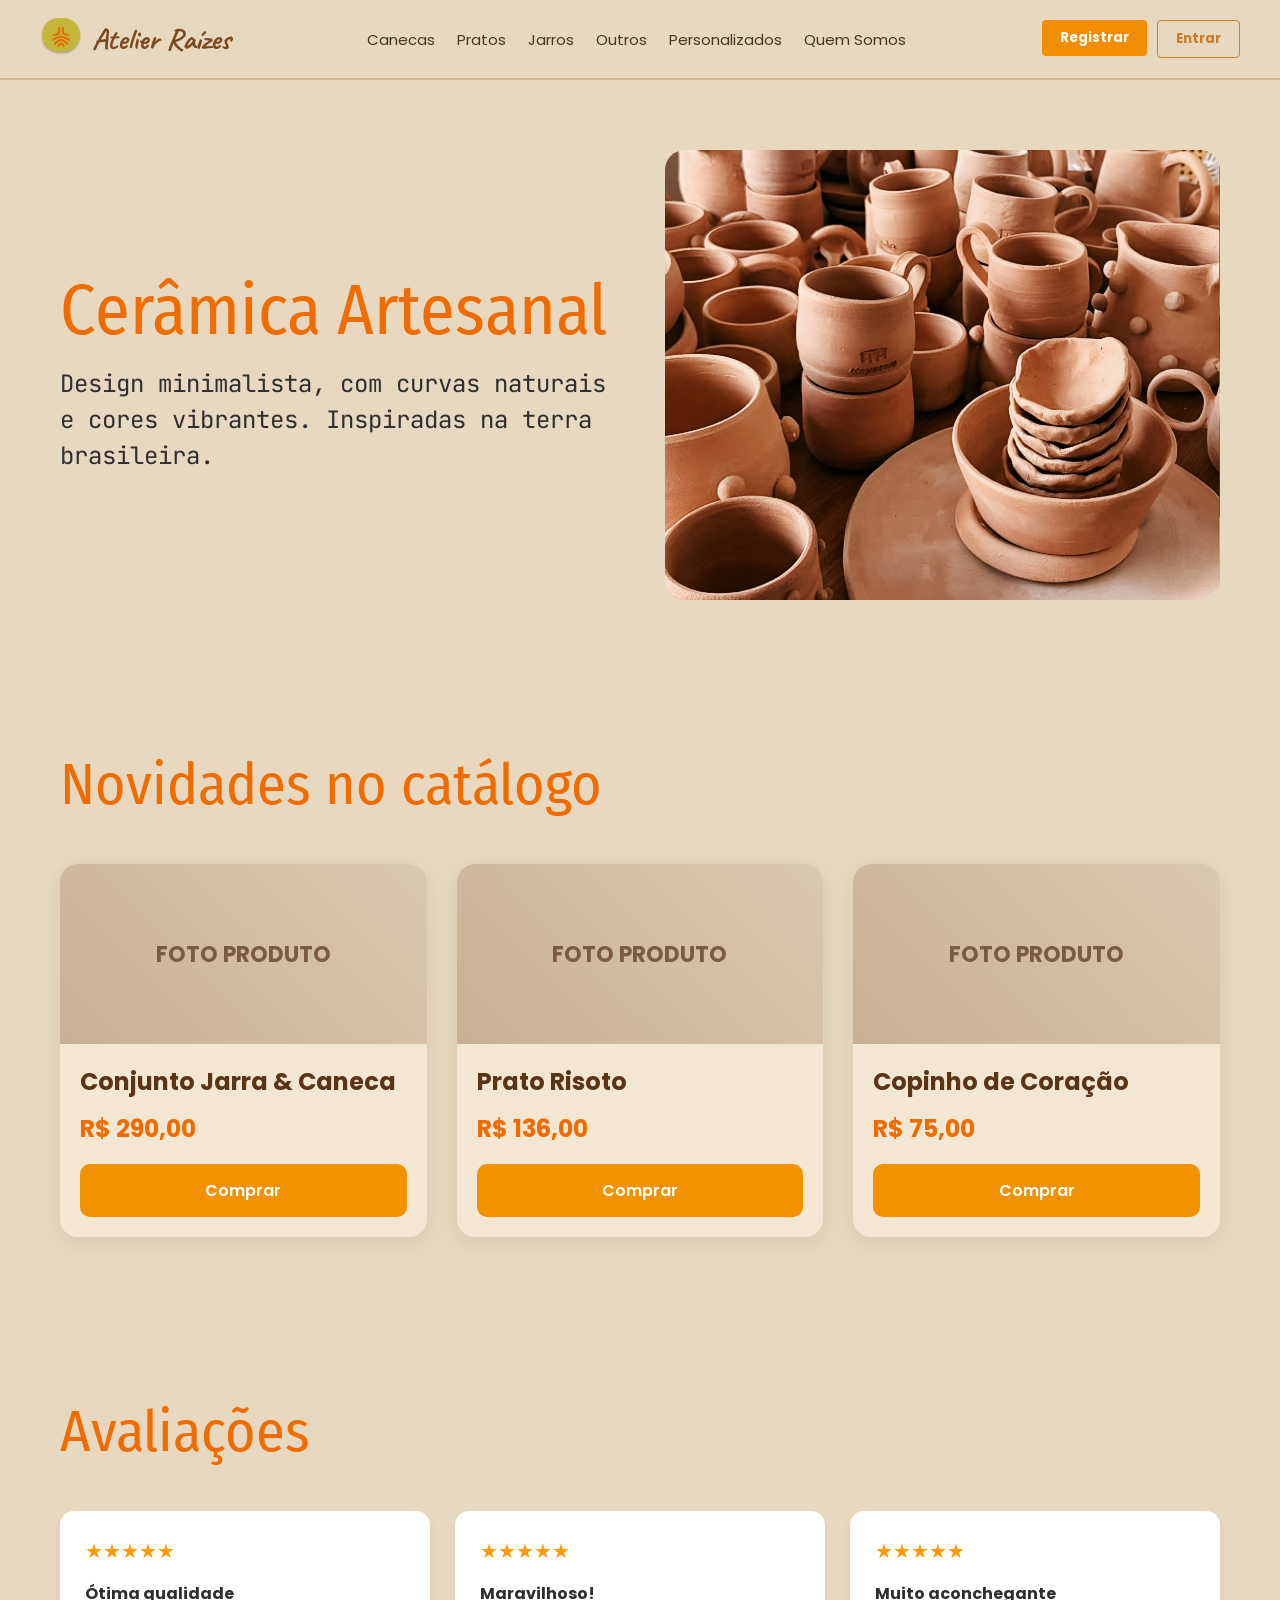
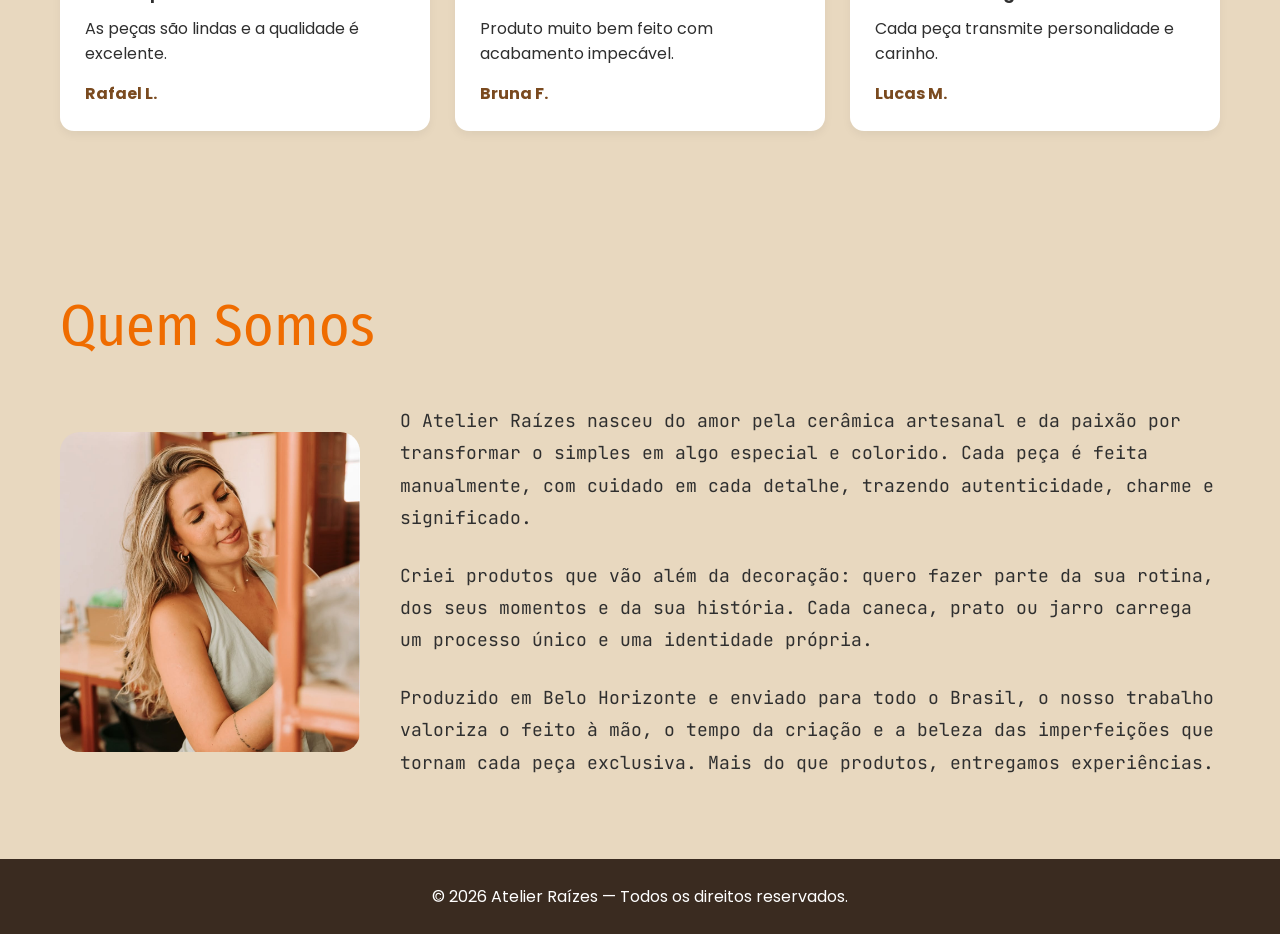
<file: index.html>
<!DOCTYPE html>
<html lang="pt-BR">

<head>
    <meta charset="UTF-8" />
    <meta name="viewport" content="width=device-width, initial-scale=1.0" />

    <title>Atelier Raízes</title>
    <link rel="icon" type="image/png" href="images/logo.png">
    <link rel="stylesheet" href="style.css">

    <!-- GOOGLE FONTS -->
    <link rel="preconnect" href="https://fonts.googleapis.com">
    <link rel="preconnect" href="https://fonts.gstatic.com" crossorigin>
    <link href="https://fonts.googleapis.com/css2?family=Caveat:wght@400..700&display=swap" rel="stylesheet">
    <link rel="preconnect" href="https://fonts.googleapis.com">
    <link rel="preconnect" href="https://fonts.gstatic.com" crossorigin>
    <link rel="preconnect" href="https://fonts.googleapis.com">
    <link rel="preconnect" href="https://fonts.gstatic.com" crossorigin>
    <link href="https://fonts.googleapis.com/css2?family=Fira+Sans+Condensed:wght@400;500;600&display=swap"
        rel="stylesheet">
    <link href="https://fonts.googleapis.com/css2?family=Poppins:wght@300;400;500;600;700&display=swap"
        rel="stylesheet">
    <link rel="preconnect" href="https://fonts.googleapis.com">
    <link rel="preconnect" href="https://fonts.gstatic.com" crossorigin>
    <link href="https://fonts.googleapis.com/css2?family=JetBrains+Mono:ital,wght@0,100..800;1,100..800&display=swap"
        rel="stylesheet">
</head>

<body>

    <!-- HEADER -->

    <header>
        <div class="container header-content">

            <!-- LOGO -->

            <a href="index.html" class="logo">
                <div class="logo-circle"><img src="images/logo.png" alt="Logo"></div>
                <h1>Atelier Raízes</h1>
            </a>

            <!-- NAVBAR -->

            <nav>
                <a href="canecas.html">Canecas</a>
                <a href="pratos.html">Pratos</a>
                <a href="jarros.html">Jarros</a>
                <a href="https://www.instagram.com/atelier_raizes/">Outros</a>
                <a
                    href="https://api.whatsapp.com/send/?phone=5531972290072&text&type=phone_number&app_absent=0&utm_source=ig">Personalizados</a>
                <a href="index.html#quemSomos">Quem Somos</a>
            </nav>

            <!-- BOTÕES -->

            <div class="header-buttons">

                <a href="registro.html">
                    <button class="btn btn-primary">
                        Registrar
                    </button>
                </a>

                <a href="login.html">
                    <button class="btn btn-secondary">
                        Entrar
                    </button>
                </a>

            </div>

        </div>
    </header>

    <!-- HERO -->

    <section class="hero">

        <div class="container hero-content">

            <div class="hero-text">

                <h2>
                    Cerâmica Artesanal
                </h2>

                <p>
                    Design minimalista, com curvas naturais e cores vibrantes.
                    Inspiradas na terra brasileira.
                </p>

            </div>

            <div class="hero-image">

                <div class="placeholder">
                    <img src="images/imagemPrincipal.jpg" alt="Foto de destaque">
                </div>

            </div>

        </div>

    </section>

    <!-- PRODUTOS -->

    <section>

        <div class="container">

            <h2 class="section-title">
                Novidades no catálogo
            </h2>

            <div class="products-grid">

                <!-- PRODUTO 1 -->

                <div class="card">

                    <div class="card-image">

                        <div class="placeholder">
                            FOTO PRODUTO
                        </div>

                    </div>

                    <div class="card-content">

                        <h3>
                            Conjunto Jarra & Caneca
                        </h3>

                        <div class="price">
                            R$ 290,00
                        </div>

                        <button class="buy-btn">
                            Comprar
                        </button>

                    </div>

                </div>

                <!-- PRODUTO 2 -->

                <div class="card">

                    <div class="card-image">

                        <div class="placeholder">
                            FOTO PRODUTO
                        </div>

                    </div>

                    <div class="card-content">

                        <h3>
                            Prato Risoto
                        </h3>

                        <div class="price">
                            R$ 136,00
                        </div>

                        <button class="buy-btn">
                            Comprar
                        </button>

                    </div>

                </div>

                <!-- PRODUTO 3 -->

                <div class="card">

                    <div class="card-image">

                        <div class="placeholder">
                            FOTO PRODUTO
                        </div>

                    </div>

                    <div class="card-content">

                        <h3>
                            Copinho de Coração
                        </h3>

                        <div class="price">
                            R$ 75,00
                        </div>

                        <button class="buy-btn">
                            Comprar
                        </button>

                    </div>

                </div>

            </div>

        </div>

    </section>

    <!-- AVALIAÇÕES -->

    <section>

        <div class="container">

            <h2 class="section-title">
                Avaliações
            </h2>

            <div class="reviews">

                <!-- REVIEW 1 -->

                <div class="review-card">

                    <div class="stars">
                        ★★★★★
                    </div>

                    <h4>
                        Ótima qualidade
                    </h4>

                    <p>
                        As peças são lindas e a qualidade é excelente.
                    </p>

                    <div class="review-user">
                        Rafael L.
                    </div>

                </div>

                <!-- REVIEW 2 -->

                <div class="review-card">

                    <div class="stars">
                        ★★★★★
                    </div>

                    <h4>
                        Maravilhoso!
                    </h4>

                    <p>
                        Produto muito bem feito com acabamento impecável.
                    </p>

                    <div class="review-user">
                        Bruna F.
                    </div>

                </div>

                <!-- REVIEW 3 -->

                <div class="review-card">

                    <div class="stars">
                        ★★★★★
                    </div>

                    <h4>
                        Muito aconchegante
                    </h4>

                    <p>
                        Cada peça transmite personalidade e carinho.
                    </p>

                    <div class="review-user">
                        Lucas M.
                    </div>

                </div>

            </div>

        </div>

    </section>

    <!-- QUEM SOMOS -->

    <section id="quemSomos">

        <div class="container">

            <h2 class="section-title">
                Quem Somos
            </h2>

            <div class="about">

                <!-- IMAGEM -->

                <div class="about-image">

                    <img src="images/larissa.jpg" alt="Foto da Artesã">

                </div>

                <!-- TEXTO -->

                <div class="about-text">

                    <p>
                        O Atelier Raízes nasceu do amor pela cerâmica artesanal e da paixão por transformar o simples em
                        algo especial e colorido.
                        Cada peça é feita manualmente, com cuidado em cada detalhe, trazendo autenticidade, charme e
                        significado.
                    </p>

                    <br>

                    <p>
                        Criei produtos que vão além da decoração: quero fazer parte da sua rotina, dos seus momentos e
                        da sua história.
                        Cada caneca, prato ou jarro carrega um processo único e uma identidade própria.
                    </p>

                    <br>
                    <p>
                        Produzido em Belo Horizonte e enviado para todo o Brasil, o nosso trabalho valoriza o feito à
                        mão, o tempo da criação e a beleza das imperfeições que tornam cada peça exclusiva.
                        Mais do que produtos, entregamos experiências.
                    </p>
                </div>

            </div>

        </div>

    </section>

    <!-- FOOTER -->

    <footer>
        © 2026 Atelier Raízes — Todos os direitos reservados.
    </footer>
    <script src="script.js"></script>
</body>

</html>
</file>
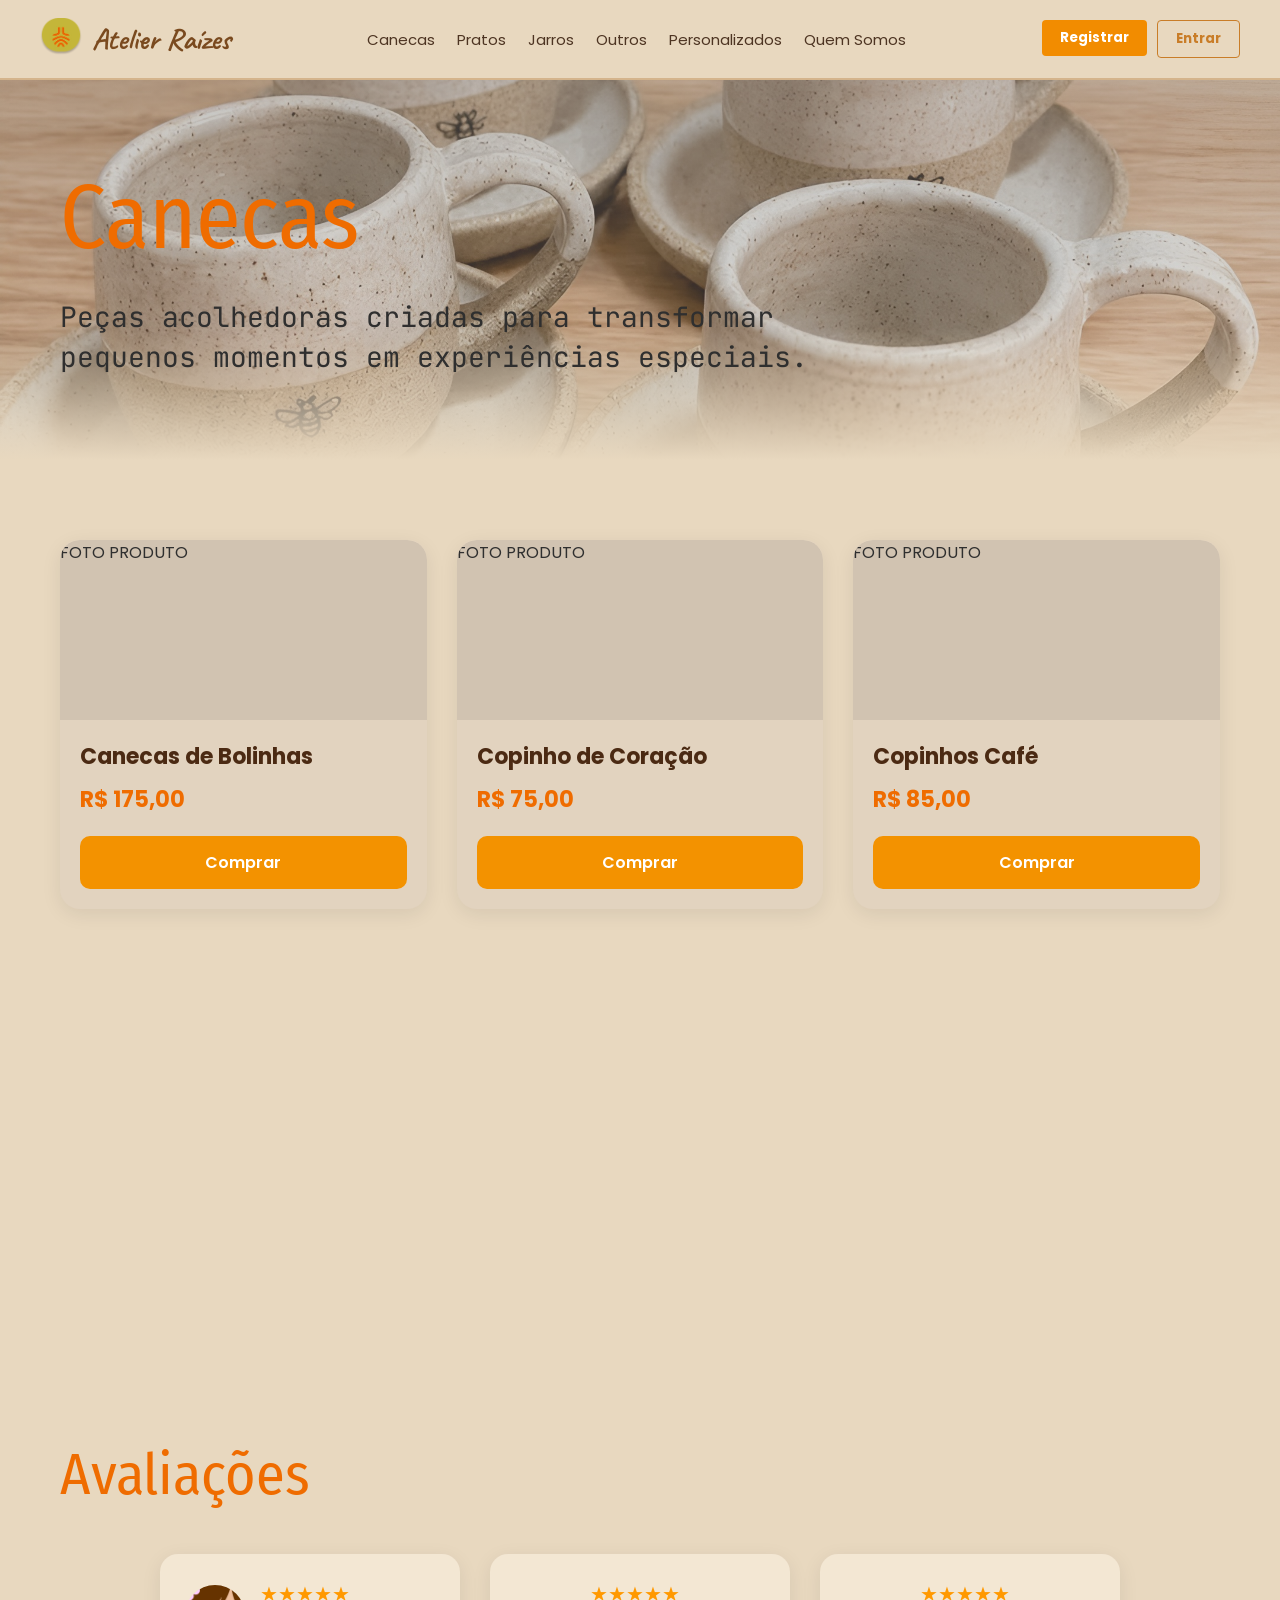
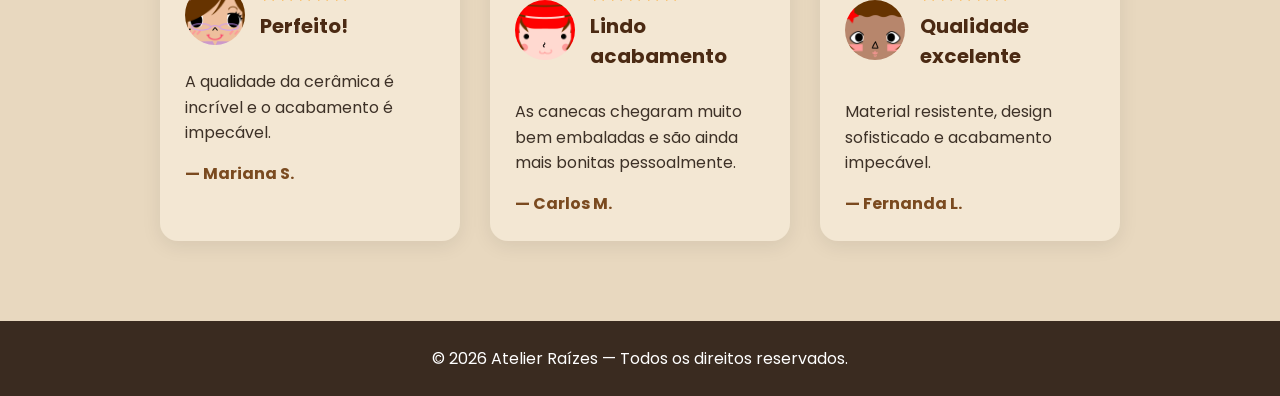
<file: canecas.html>
<!DOCTYPE html>
<html lang="pt-BR">

<head>
    <meta charset="UTF-8">
    <meta name="viewport" content="width=device-width, initial-scale=1.0">

    <title>Canecas | Atelier Raízes</title>

    <link rel="stylesheet" href="style.css">
    <link rel="icon" type="image/png" href="images/logo.png">
    <link rel="preconnect" href="https://fonts.googleapis.com">
    <link rel="preconnect" href="https://fonts.gstatic.com" crossorigin>
    <link rel="preconnect" href="https://fonts.googleapis.com">
    <link rel="preconnect" href="https://fonts.gstatic.com" crossorigin>
    <link href="https://fonts.googleapis.com/css2?family=Caveat:wght@400..700&display=swap" rel="stylesheet">
    <link href="https://fonts.googleapis.com/css2?family=Poppins:wght@300;400;500;600;700&display=swap"
        rel="stylesheet">
    <link rel="preconnect" href="https://fonts.googleapis.com">
    <link rel="preconnect" href="https://fonts.gstatic.com" crossorigin>
    <link href="https://fonts.googleapis.com/css2?family=Fira+Sans+Condensed:wght@400;500;600&display=swap"
        rel="stylesheet">
    <link rel="preconnect" href="https://fonts.googleapis.com">
    <link rel="preconnect" href="https://fonts.gstatic.com" crossorigin>
    <link href="https://fonts.googleapis.com/css2?family=JetBrains+Mono:ital,wght@0,100..800;1,100..800&display=swap"
        rel="stylesheet">
</head>

<body>
    <header>
        <div class="container header-content">

            <a href="index.html" class="logo">
                <div class="logo-circle"><img src="images/logo.png" alt="Logo"></div>
                <h1>Atelier Raízes</h1>
            </a>

            <nav>
                <a href="canecas.html">Canecas</a>
                <a href="pratos.html">Pratos</a>
                <a href="jarros.html">Jarros</a>
                <a href="https://www.instagram.com/atelier_raizes/">Outros</a>
                <a
                    href="https://api.whatsapp.com/send/?phone=5531972290072&text&type=phone_number&app_absent=0&utm_source=ig">Personalizados</a>
                <a href="index.html#quemSomos">Quem Somos</a>
            </nav>

            <div class="header-buttons">

                <a href="registro.html">
                    <button class="btn btn-primary">
                        Registrar
                    </button>
                </a>

                <a href="login.html">
                    <button class="btn btn-secondary">
                        Entrar
                    </button>
                </a>

            </div>

        </div>
    </header>

    <div class="category-header header-canecas">
        <div class="category-header-content">
            <h1>Canecas</h1>
            <p>
                Peças acolhedoras criadas para transformar pequenos momentos
                em experiências especiais.
            </p>
        </div>
    </div>

    <section class="category-page">

        <div class="container">

            <div class="products-grid">

                <div class="product-card">

                    <div class="product-image">
                        FOTO PRODUTO
                    </div>

                    <div class="product-content">

                        <h3>Canecas de Bolinhas</h3>

                        <span class="price">R$ 175,00</span>

                        <button>Comprar</button>

                    </div>

                </div>

                <div class="product-card">

                    <div class="product-image">
                        FOTO PRODUTO
                    </div>

                    <div class="product-content">

                        <h3>Copinho de Coração</h3>

                        <span class="price">R$ 75,00</span>

                        <button>Comprar</button>

                    </div>

                </div>

                <div class="product-card">

                    <div class="product-image">
                        FOTO PRODUTO
                    </div>

                    <div class="product-content">

                        <h3>Copinhos Café</h3>

                        <span class="price">R$ 85,00</span>

                        <button>Comprar</button>

                    </div>

                </div>

            </div>

        </div>

    </section>

    <section>

        <div class="container">

            <h2 class="section-title">Avaliações</h2>

            <div class="reviews-grid">

                <div class="review-box">

                    <div class="review-profile">

                        <div class="profile-placeholder">
                            <img src="images/pessoa1.png" alt="">
                        </div>

                        <div>

                            <div class="stars">
                                ★★★★★
                            </div>

                            <h3>Perfeito!</h3>

                        </div>

                    </div>

                    <p>
                        A qualidade da cerâmica é incrível e o acabamento é impecável.
                    </p>

                    <span class="review-user">
                        — Mariana S.
                    </span>

                </div>

                <div class="review-box">

                    <div class="review-profile">

                        <div class="profile-placeholder">
                            <img src="images/pessoa2.png" alt="">
                        </div>

                        <div>

                            <div class="stars">
                                ★★★★★
                            </div>

                            <h3>Lindo acabamento</h3>

                        </div>

                    </div>

                    <p>
                        As canecas chegaram muito bem embaladas e são ainda mais bonitas pessoalmente.
                    </p>

                    <span class="review-user">
                        — Carlos M.
                    </span>

                </div>

                <div class="review-box">

                    <div class="review-profile">

                        <div class="profile-placeholder">
                            <img src="images/pessoa3.png" alt="">
                        </div>

                        <div>

                            <div class="stars">
                                ★★★★★
                            </div>

                            <h3>Qualidade excelente</h3>

                        </div>

                    </div>

                    <p>
                        Material resistente, design sofisticado e acabamento impecável.
                    </p>

                    <span class="review-user">
                        — Fernanda L.
                    </span>

                </div>

            </div>

        </div>

    </section>

    <!-- FOOTER -->

    <footer>
        © 2026 Atelier Raízes — Todos os direitos reservados.
    </footer>
    <script src="script.js"></script>
</body>

</html>
</file>
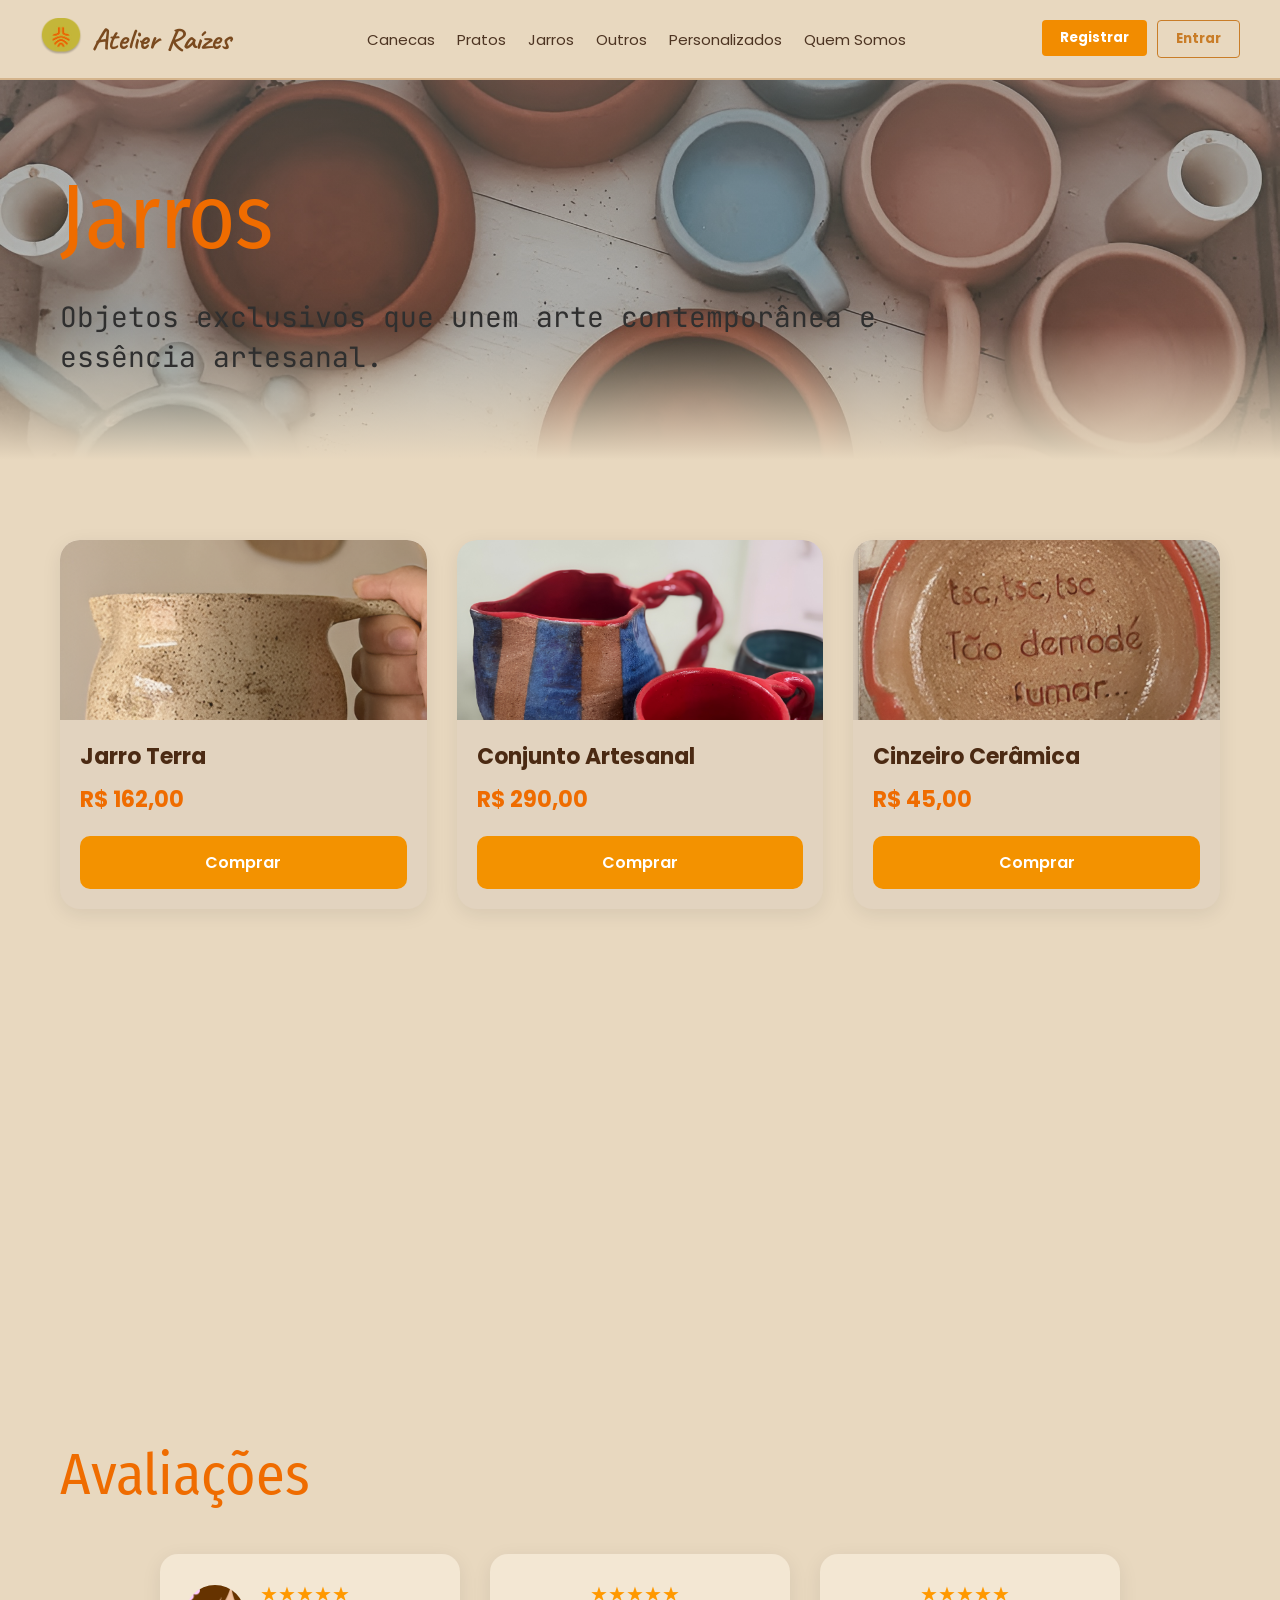
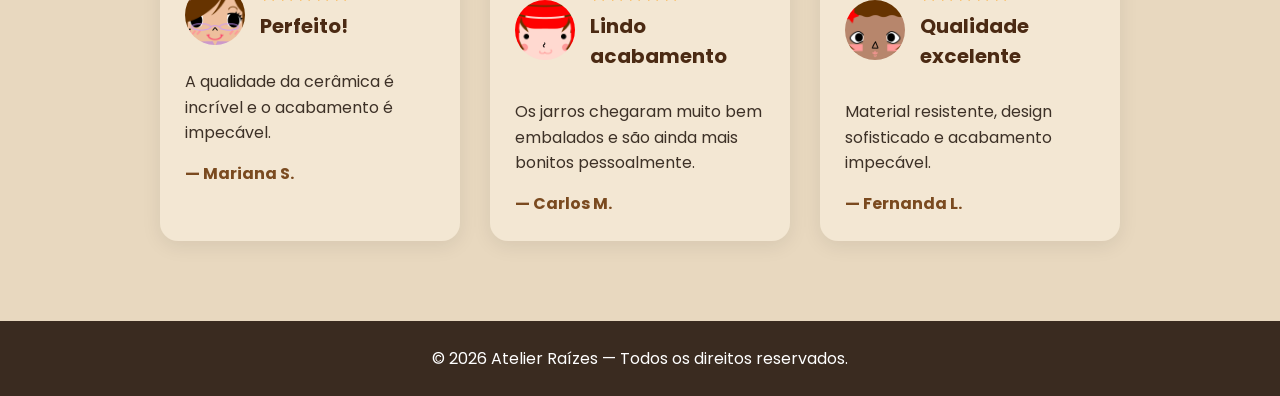
<file: jarros.html>
<!DOCTYPE html>
<html lang="pt-BR">

<head>
    <meta charset="UTF-8">
    <meta name="viewport" content="width=device-width, initial-scale=1.0">

    <title>Jarros | Atelier Raízes</title>
    <link rel="icon" type="image/png" href="images/logo.png">
    <link rel="stylesheet" href="style.css">
    <link rel="preconnect" href="https://fonts.googleapis.com">
    <link rel="preconnect" href="https://fonts.gstatic.com" crossorigin>
    <link href="https://fonts.googleapis.com/css2?family=Caveat:wght@400..700&display=swap" rel="stylesheet">
    <link rel="preconnect" href="https://fonts.googleapis.com">
    <link rel="preconnect" href="https://fonts.gstatic.com" crossorigin>
    <link rel="preconnect" href="https://fonts.googleapis.com">
    <link rel="preconnect" href="https://fonts.gstatic.com" crossorigin>
    <link href="https://fonts.googleapis.com/css2?family=Fira+Sans+Condensed:wght@400;500;600&display=swap"
        rel="stylesheet">
    <link href="https://fonts.googleapis.com/css2?family=Poppins:wght@300;400;500;600;700&display=swap"
        rel="stylesheet">
    <link rel="preconnect" href="https://fonts.googleapis.com">
    <link rel="preconnect" href="https://fonts.gstatic.com" crossorigin>
    <link href="https://fonts.googleapis.com/css2?family=JetBrains+Mono:ital,wght@0,100..800;1,100..800&display=swap"
        rel="stylesheet">
</head>

<body>
    <header>
        <div class="container header-content">

            <a href="index.html" class="logo">
                <div class="logo-circle"><img src="images/logo.png" alt="Logo"></div>
                <h1>Atelier Raízes</h1>
            </a>

            <nav>
                <a href="canecas.html">Canecas</a>
                <a href="pratos.html">Pratos</a>
                <a href="jarros.html">Jarros</a>
                <a href="https://www.instagram.com/atelier_raizes/">Outros</a>
                <a
                    href="https://api.whatsapp.com/send/?phone=5531972290072&text&type=phone_number&app_absent=0&utm_source=ig">Personalizados</a>
                <a href="index.html#quemSomos">Quem Somos</a>

            </nav>

            <div class="header-buttons">

                <a href="registro.html">
                    <button class="btn btn-primary">
                        Registrar
                    </button>
                </a>

                <a href="login.html">
                    <button class="btn btn-secondary">
                        Entrar
                    </button>
                </a>

            </div>

        </div>
    </header>

    <div class="category-header header-jarros">
        <div class="category-header-content">
            <h1>Jarros</h1>
            <p>
                Objetos exclusivos que unem arte contemporânea
                e essência artesanal.
            </p>
        </div>
    </div>

    <section class="category-page">

        <div class="container">

            <div class="products-grid">

                <div class="product-card">

                    <div class="product-image">
                        <img src="images/jarroTerra.png" alt="Jarro Cerâmica">
                    </div>

                    <div class="product-content">

                        <h3>Jarro Terra</h3>

                        <span class="price">R$ 162,00</span>

                        <button>Comprar</button>

                    </div>

                </div>

                <div class="product-card">

                    <div class="product-image">
                        <img src="images/conjuntoJarraCaneca.jpg" alt="Conjunto Artesanal Jarra e Caneca    ">
                    </div>

                    <div class="product-content">

                        <h3>Conjunto Artesanal</h3>

                        <span class="price">R$ 290,00</span>

                        <button>Comprar</button>

                    </div>

                </div>

                <div class="product-card">

                    <div class="product-image">
                        <img src="images/cinzeiro.png" alt="Cinzeiro Cerâmica">
                    </div>

                    <div class="product-content">

                        <h3>Cinzeiro Cerâmica</h3>

                        <span class="price">R$ 45,00</span>

                        <button>Comprar</button>

                    </div>

                </div>

            </div>

        </div>

    </section>

    <section>

        <div class="container">

            <h2 class="section-title">Avaliações</h2>

            <div class="reviews-grid">

                <div class="review-box">

                    <div class="review-profile">

                        <div class="profile-placeholder">
                            <img src="images/pessoa1.png" alt="">
                        </div>

                        <div>

                            <div class="stars">
                                ★★★★★
                            </div>

                            <h3>Perfeito!</h3>

                        </div>

                    </div>

                    <p>
                        A qualidade da cerâmica é incrível e o acabamento é impecável.
                    </p>

                    <span class="review-user">
                        — Mariana S.
                    </span>

                </div>

                <div class="review-box">

                    <div class="review-profile">

                        <div class="profile-placeholder">
                            <img src="images/pessoa2.png" alt="">
                        </div>

                        <div>

                            <div class="stars">
                                ★★★★★
                            </div>

                            <h3>Lindo acabamento</h3>

                        </div>

                    </div>

                    <p>
                        Os jarros chegaram muito bem embalados e são ainda mais bonitos pessoalmente.
                    </p>

                    <span class="review-user">
                        — Carlos M.
                    </span>

                </div>

                <div class="review-box">

                    <div class="review-profile">

                        <div class="profile-placeholder">
                            <img src="images/pessoa3.png" alt="">
                        </div>

                        <div>

                            <div class="stars">
                                ★★★★★
                            </div>

                            <h3>Qualidade excelente</h3>

                        </div>

                    </div>

                    <p>
                        Material resistente, design sofisticado e acabamento impecável.
                    </p>

                    <span class="review-user">
                        — Fernanda L.
                    </span>

                </div>

            </div>

        </div>

    </section>

    <!-- FOOTER -->

    <footer>
        © 2026 Atelier Raízes — Todos os direitos reservados.
    </footer>
    <script src="script.js"></script>
</body>

</html>
</file>
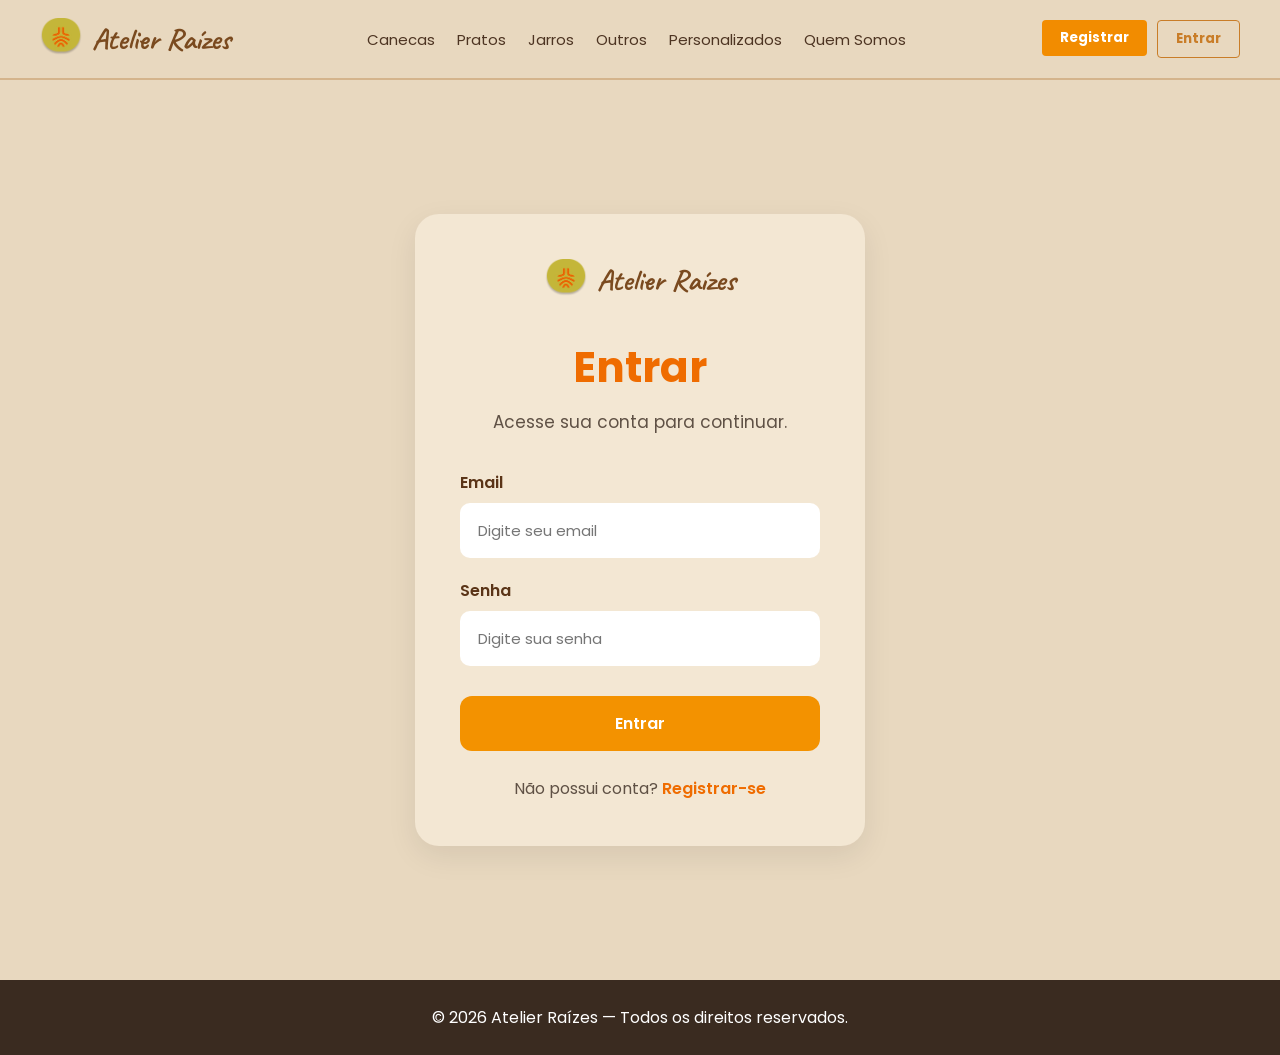
<file: login.html>
<!DOCTYPE html>
<html lang="pt-BR">

<head>
    <meta charset="UTF-8">
    <meta name="viewport" content="width=device-width, initial-scale=1.0">

    <title>Entrar | Atelier Raízes</title>
    <link rel="icon" type="image/png" href="images/logo.png">
    <link rel="stylesheet" href="style.css">
    <link rel="preconnect" href="https://fonts.googleapis.com">
    <link rel="preconnect" href="https://fonts.gstatic.com" crossorigin>
    <link href="https://fonts.googleapis.com/css2?family=Caveat:wght@400..700&display=swap" rel="stylesheet">
    <link rel="preconnect" href="https://fonts.googleapis.com">
    <link rel="preconnect" href="https://fonts.gstatic.com" crossorigin>

    <link href="https://fonts.googleapis.com/css2?family=Poppins:wght@300;400;500;600;700&display=swap"
        rel="stylesheet">
</head>

<body>
    <header>
        <div class="container header-content">

            <a href="index.html" class="logo">
                <div class="logo-circle"><img src="images/logo.png" alt="Logo"></div>
                <h1>Atelier Raízes</h1>
            </a>

            <!-- NAVBAR COM LINKS -->

            <nav>
                <a href="canecas.html">Canecas</a>
                <a href="pratos.html">Pratos</a>
                <a href="jarros.html">Jarros</a>
                <a href="https://www.instagram.com/atelier_raizes/">Outros</a>
                <a
                    href="https://api.whatsapp.com/send/?phone=5531972290072&text&type=phone_number&app_absent=0&utm_source=ig">Personalizados</a>
                <a href="index.html#quemSomos">Quem Somos</a>
            </nav>

            <div class="header-buttons">

                <a href="registro.html">
                    <button class="btn btn-primary">
                        Registrar
                    </button>
                </a>

                <a href="login.html">
                    <button class="btn btn-secondary">
                        Entrar
                    </button>
                </a>

            </div>

        </div>
    </header>
    <section class="auth-page">

        <div class="auth-box">

            <a href="index.html" class="logo auth-logo">
                <div class="logo-circle"><img src="images/logo.png" alt="Logo"></div>
                <h1>Atelier Raízes</h1>
            </a>

            <h2>Entrar</h2>

            <p class="auth-subtitle">
                Acesse sua conta para continuar.
            </p>

            <form class="auth-form">

                <div class="input-group">
                    <label>Email</label>
                    <input type="email" placeholder="Digite seu email">
                </div>

                <div class="input-group">
                    <label>Senha</label>
                    <input type="password" placeholder="Digite sua senha">
                </div>

                <button type="submit" class="auth-btn">
                    Entrar
                </button>

            </form>

            <p class="auth-switch">
                Não possui conta?
                <a href="registro.html">Registrar-se</a>
            </p>

        </div>

    </section>

    <!-- FOOTER -->

    <footer>
        © 2026 Atelier Raízes — Todos os direitos reservados.
    </footer>
    <script src="script.js"></script>
</body>

</html>
</file>
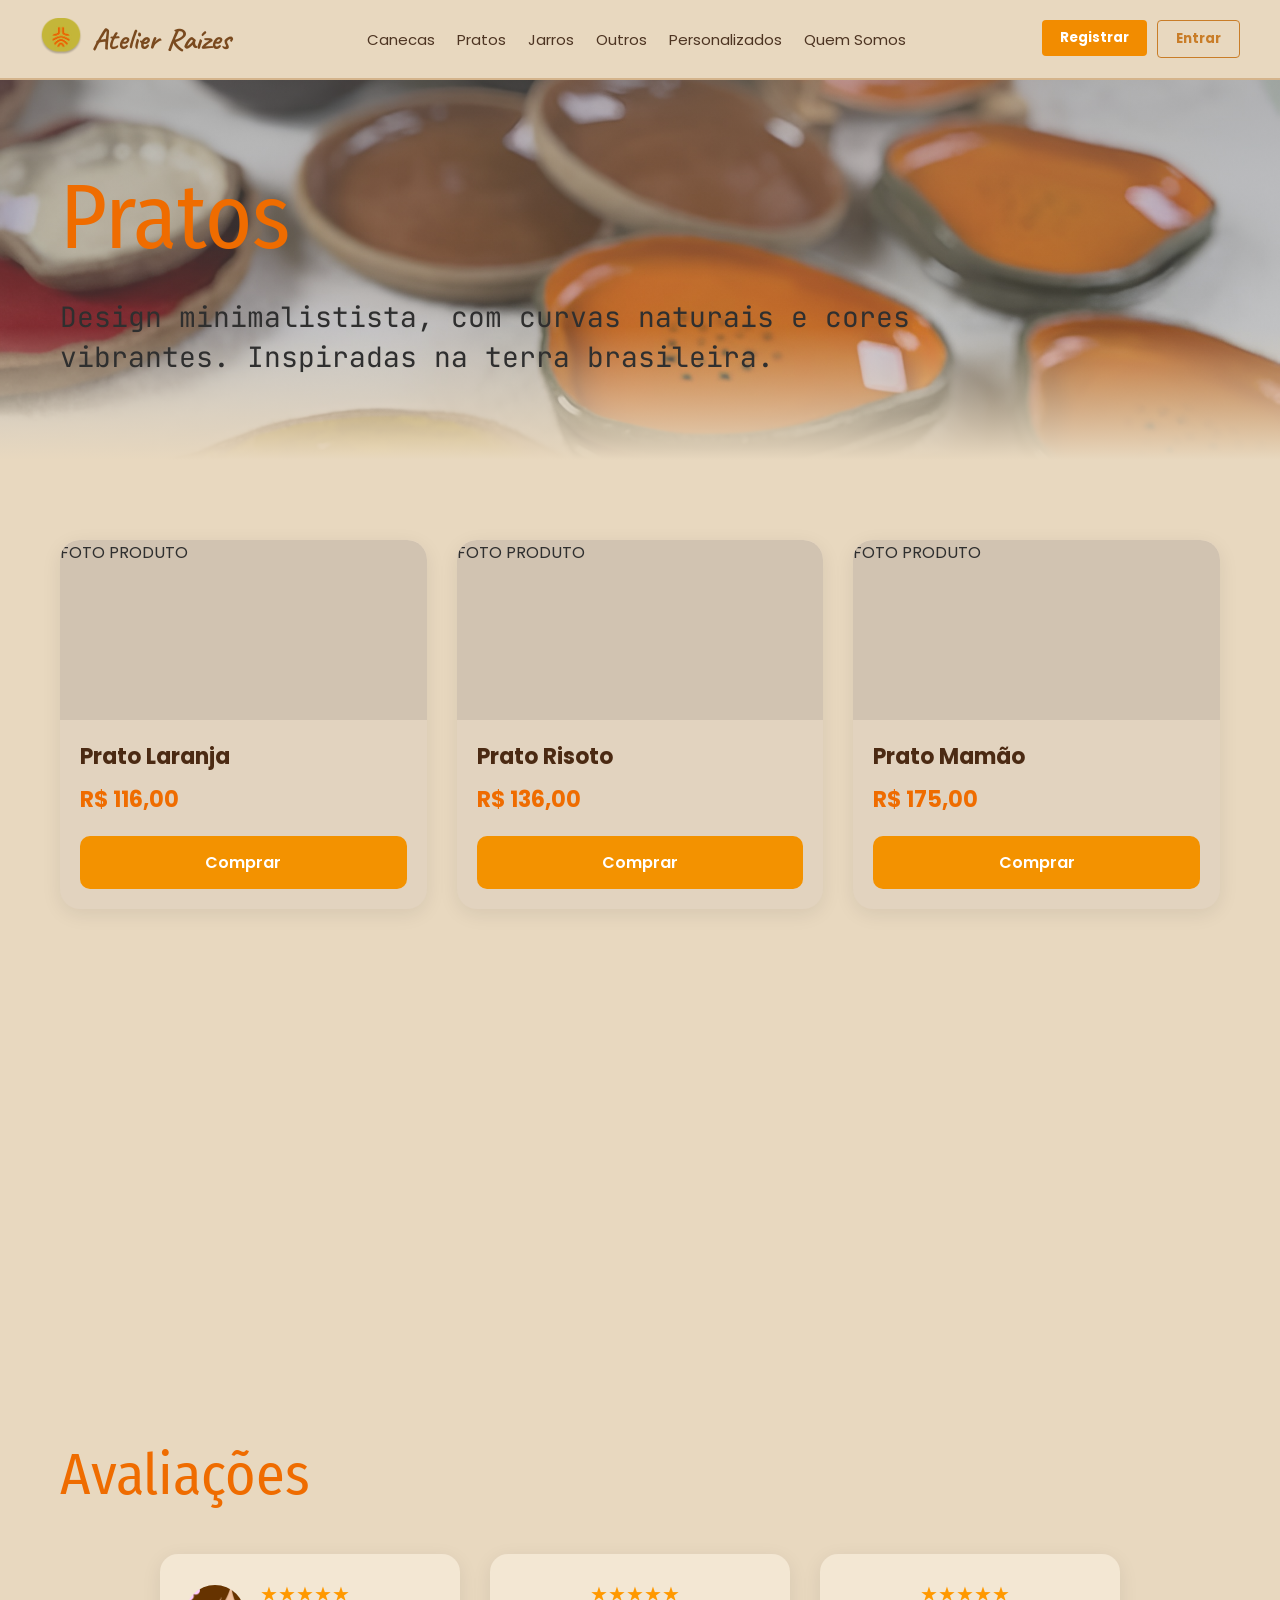
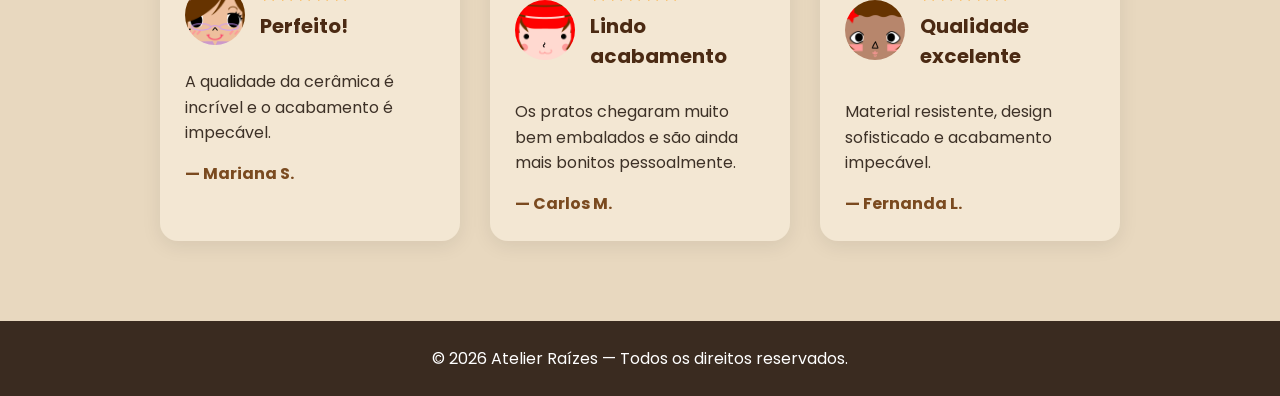
<file: pratos.html>
<!DOCTYPE html>
<html lang="pt-BR">

<head>
    <meta charset="UTF-8">
    <meta name="viewport" content="width=device-width, initial-scale=1.0">

    <title>Pratos | Atelier Raízes</title>
    <link rel="icon" type="image/png" href="images/logo.png">
    <link rel="stylesheet" href="style.css">
    <link rel="preconnect" href="https://fonts.googleapis.com">
    <link rel="preconnect" href="https://fonts.gstatic.com" crossorigin>
    <link href="https://fonts.googleapis.com/css2?family=Caveat:wght@400..700&display=swap" rel="stylesheet">
    <link rel="preconnect" href="https://fonts.googleapis.com">
    <link rel="preconnect" href="https://fonts.gstatic.com" crossorigin>
    <link rel="preconnect" href="https://fonts.googleapis.com">
    <link rel="preconnect" href="https://fonts.gstatic.com" crossorigin>
    <link href="https://fonts.googleapis.com/css2?family=Fira+Sans+Condensed:wght@400;500;600&display=swap"
        rel="stylesheet">
    <link href="https://fonts.googleapis.com/css2?family=Poppins:wght@300;400;500;600;700&display=swap"
        rel="stylesheet">
    <link rel="preconnect" href="https://fonts.googleapis.com">
    <link rel="preconnect" href="https://fonts.gstatic.com" crossorigin>
    <link href="https://fonts.googleapis.com/css2?family=JetBrains+Mono:ital,wght@0,100..800;1,100..800&display=swap"
        rel="stylesheet">
</head>

<body>
    <header>
        <div class="container header-content">

            <a href="index.html" class="logo">
                <div class="logo-circle"><img src="images/logo.png" alt="Logo"></div>
                <h1>Atelier Raízes</h1>
            </a>

            <nav>
                <a href="canecas.html">Canecas</a>
                <a href="pratos.html">Pratos</a>
                <a href="jarros.html">Jarros</a>
                <a href="https://www.instagram.com/atelier_raizes/">Outros</a>
                <a
                    href="https://api.whatsapp.com/send/?phone=5531972290072&text&type=phone_number&app_absent=0&utm_source=ig">Personalizados</a>
                <a href="index.html#quemSomos">Quem Somos</a>
            </nav>

            <div class="header-buttons">

                <a href="registro.html">
                    <button class="btn btn-primary">
                        Registrar
                    </button>
                </a>

                <a href="login.html">
                    <button class="btn btn-secondary">
                        Entrar
                    </button>
                </a>

            </div>

        </div>
    </header>

    <div class="category-header header-pratos">
        <div class="category-header-content">
            <h1>Pratos</h1>
            <p>
                Design minimalistista, com curvas naturais e cores vibrantes.
                Inspiradas na terra brasileira.
            </p>
        </div>
    </div>

    <section class="category-page">

        <div class="container">

            <div class="products-grid">

                <div class="product-card">

                    <div class="product-image">
                        FOTO PRODUTO
                    </div>

                    <div class="product-content">

                        <h3>Prato Laranja</h3>

                        <span class="price">R$ 116,00</span>

                        <button>Comprar</button>

                    </div>

                </div>

                <div class="product-card">

                    <div class="product-image">
                        FOTO PRODUTO
                    </div>

                    <div class="product-content">

                        <h3>Prato Risoto</h3>

                        <span class="price">R$ 136,00</span>

                        <button>Comprar</button>

                    </div>

                </div>

                <div class="product-card">

                    <div class="product-image">
                        FOTO PRODUTO
                    </div>

                    <div class="product-content">

                        <h3>Prato Mamão</h3>

                        <span class="price">R$ 175,00</span>

                        <button>Comprar</button>

                    </div>

                </div>

            </div>

        </div>

    </section>

    <section>

        <div class="container">

            <h2 class="section-title">Avaliações</h2>

            <div class="reviews-grid">

                <div class="review-box">

                    <div class="review-profile">

                        <div class="profile-placeholder">
                            <img src="images/pessoa1.png" alt="">
                        </div>

                        <div>

                            <div class="stars">
                                ★★★★★
                            </div>

                            <h3>Perfeito!</h3>

                        </div>

                    </div>

                    <p>
                        A qualidade da cerâmica é incrível e o acabamento é impecável.
                    </p>

                    <span class="review-user">
                        — Mariana S.
                    </span>

                </div>

                <div class="review-box">

                    <div class="review-profile">

                        <div class="profile-placeholder">
                            <img src="images/pessoa2.png" alt="">
                        </div>

                        <div>

                            <div class="stars">
                                ★★★★★
                            </div>

                            <h3>Lindo acabamento</h3>

                        </div>

                    </div>

                    <p>
                        Os pratos chegaram muito bem embalados e são ainda mais bonitos pessoalmente.
                    </p>

                    <span class="review-user">
                        — Carlos M.
                    </span>

                </div>

                <div class="review-box">

                    <div class="review-profile">

                        <div class="profile-placeholder">
                            <img src="images/pessoa3.png" alt="">
                        </div>

                        <div>

                            <div class="stars">
                                ★★★★★
                            </div>

                            <h3>Qualidade excelente</h3>

                        </div>

                    </div>

                    <p>
                        Material resistente, design sofisticado e acabamento impecável.
                    </p>

                    <span class="review-user">
                        — Fernanda L.
                    </span>

                </div>

            </div>

        </div>

    </section>

    <!-- FOOTER -->

    <footer>
        © 2026 Atelier Raízes — Todos os direitos reservados.
    </footer>
    <script src="script.js"></script>
</body>

</html>
</file>
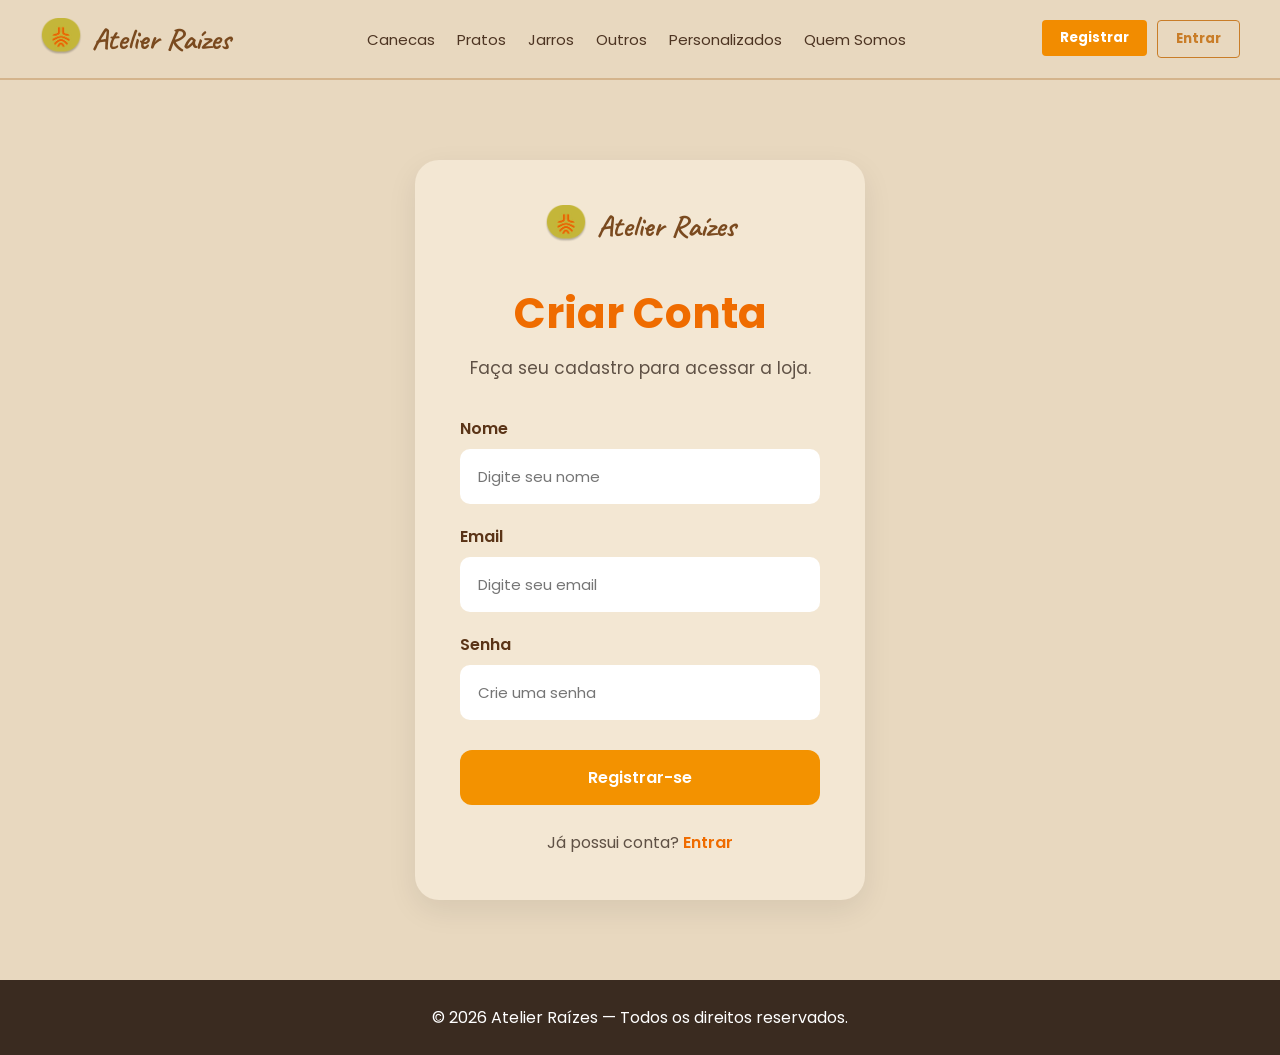
<file: registro.html>
<!DOCTYPE html>
<html lang="pt-BR">

<head>
    <meta charset="UTF-8">
    <meta name="viewport" content="width=device-width, initial-scale=1.0">

    <title>Registrar | Atelier Raízes</title>
    <link rel="icon" type="image/png" href="images/logo.png">
    <link rel="stylesheet" href="style.css">
    <link rel="preconnect" href="https://fonts.googleapis.com">
    <link rel="preconnect" href="https://fonts.gstatic.com" crossorigin>
    <link href="https://fonts.googleapis.com/css2?family=Caveat:wght@400..700&display=swap" rel="stylesheet">
    <link rel="preconnect" href="https://fonts.googleapis.com">
    <link rel="preconnect" href="https://fonts.gstatic.com" crossorigin>

    <link href="https://fonts.googleapis.com/css2?family=Poppins:wght@300;400;500;600;700&display=swap"
        rel="stylesheet">
</head>

<body>
    <header>
        <div class="container header-content">

            <a href="index.html" class="logo">
                <div class="logo-circle"><img src="images/logo.png" alt="Logo"></div>
                <h1>Atelier Raízes</h1>
            </a>

            <!-- NAVBAR COM LINKS -->

            <nav>
                <a href="canecas.html">Canecas</a>
                <a href="pratos.html">Pratos</a>
                <a href="jarros.html">Jarros</a>
                <a href="https://www.instagram.com/atelier_raizes/">Outros</a>
                <a
                    href="https://api.whatsapp.com/send/?phone=5531972290072&text&type=phone_number&app_absent=0&utm_source=ig">Personalizados</a>
                <a href="index.html#quemSomos">Quem Somos</a>
            </nav>

            <div class="header-buttons">

                <a href="registro.html">
                    <button class="btn btn-primary">
                        Registrar
                    </button>
                </a>

                <a href="login.html">
                    <button class="btn btn-secondary">
                        Entrar
                    </button>
                </a>

            </div>

        </div>
    </header>
    <section class="auth-page">

        <div class="auth-box">

            <a href="index.html" class="logo auth-logo">
                <div class="logo-circle"><img src="images/logo.png" alt="Logo"></div>
                <h1>Atelier Raízes</h1>
            </a>

            <h2>Criar Conta</h2>

            <p class="auth-subtitle">
                Faça seu cadastro para acessar a loja.
            </p>

            <form class="auth-form">

                <div class="input-group">
                    <label>Nome</label>
                    <input type="text" placeholder="Digite seu nome">
                </div>

                <div class="input-group">
                    <label>Email</label>
                    <input type="email" placeholder="Digite seu email">
                </div>

                <div class="input-group">
                    <label>Senha</label>
                    <input type="password" placeholder="Crie uma senha">
                </div>

                <button type="submit" class="auth-btn">
                    Registrar-se
                </button>

            </form>

            <p class="auth-switch">
                Já possui conta?
                <a href="login.html">Entrar</a>
            </p>

        </div>

    </section>

    <!-- FOOTER -->

    <footer>
        © 2026 Atelier Raízes — Todos os direitos reservados.
    </footer>
    <script src="script.js"></script>
</body>

</html>
</file>
<file: style.css>
* {
    margin: 0;
    padding: 0;
    box-sizing: border-box;
    font-family: 'Poppins', sans-serif;
}

body {
    background: #e8d8bf;
    /* Corrigido: O fundo do body agora é o bege do site para evitar o flash escuro */
    color: #2f2f2f;
}

a {
    text-decoration: none;
    color: inherit;
}

img {
    width: 100%;
    display: block;
}

.container {
    width: 100%;
    max-width: 1200px;
    margin: auto;
    padding: 0 20px;
}

/* ========================= */
/* HEADER */
/* ========================= */

header {
    background: #e8d8bf;
    border-bottom: 2px solid #d4b48c;

    position: sticky;
    top: 0;
    z-index: 999;
}

.header-content {
    display: flex;
    justify-content: space-between;
    align-items: center;

    padding: 18px 0;
}

.logo {
    display: flex;
    align-items: center;
    gap: 10px;
}

.logo-circle {
    width: 42px;
    height: 42px;

    border-radius: 50%;
}

.logo h1 {
    font-family: 'Caveat', cursive;
    font-size: 30px;
    color: #7a4a1f;
}

/* NAV */

nav {
    display: flex;
    gap: 22px;
}

nav a {
    font-size: 15px;
    color: #4d3422;

    transition: .3s;
}

nav a:hover {
    color: #ef6c00;
}

/* BOTÕES */

.header-buttons {
    display: flex;
    gap: 10px;
}

.btn {
    padding: 8px 18px;

    border: none;
    border-radius: 4px;

    cursor: pointer;

    font-weight: bold;

    transition: .3s;
}

.btn:hover {
    transform: scale(1.05);
}

.btn-primary {
    background: #f28c00;
    color: white;
}

.btn-secondary {
    background: transparent;
    border: 1px solid #c97d28;
    color: #c97d28;
}

/* ========================= */
/* HERO */
/* ========================= */

.hero {
    background: #e8d8bf;
    padding: 70px 0;
}

.hero-content {
    display: grid;
    grid-template-columns: 1fr 1fr;
    gap: 50px;

    align-items: center;
}

.hero-text h2 {
    font-family: 'Fira Sans Condensed', sans-serif;
    font-weight: 400;
    font-size: 70px;
    line-height: 1;

    color: #ef6c00;

    margin-bottom: 20px;
}

.hero-text p {
    font-family: 'JetBrains Mono', monospace;
    font-weight: 400;
    font-size: 24px;
    line-height: 1.5;

    max-width: 550px;
}

.hero-image {
    height: 450px;

    background: #d9c2a5;

    border-radius: 20px;

    overflow: hidden;
}

/* ========================= */
/* PLACEHOLDER */
/* ========================= */

.placeholder {
    width: 100%;
    height: 100%;

    background: linear-gradient(45deg,
            #c9b094,
            #dbc8b0);

    display: flex;
    align-items: center;
    justify-content: center;

    color: #7b5b43;
    font-size: 22px;
    font-weight: 700;
}

/* ========================= */
/* SECTIONS */
/* ========================= */

section {
    background: #e8d8bf;
    padding: 80px 0;
}

.section-title {
    font-family: 'Fira Sans Condensed', sans-serif;
    font-weight: 400;
    font-size: 58px;
    color: #ef6c00;

    margin-bottom: 45px;
}

/* ========================= */
/* PRODUTOS HOME / GRID BASE */
/* ========================= */

.products-grid {
    display: grid;
    grid-template-columns: repeat(auto-fit, minmax(300px, 1fr));
    gap: 30px;
}

.card {
    background: #f3e7d3;

    border-radius: 18px;

    overflow: hidden;

    box-shadow: 0 5px 20px rgba(0, 0, 0, .08);

    transition: .3s;
}

.card:hover {
    transform: translateY(-5px);
}

.card-image {
    width: 100% !important;
    height: 180px !important;
    overflow: hidden !important;
    border-radius: 15px 15px 0 0 !important;
    background-color: #d1c3b1;
}

.card-image img {
    width: 100% !important;
    height: 100% !important;
    object-fit: cover !important;
}

.card-content {
    padding: 20px;
}

.card-content h3 {
    color: #5a3417;

    margin-bottom: 12px;

    font-size: 24px;
}

.price {
    display: block;

    color: #ef6c00;

    font-size: 24px;
    font-weight: 700;

    margin-bottom: 18px;
}

.buy-btn {
    width: 100%;

    border: none;

    background: #f39200;
    color: white;

    padding: 14px;

    border-radius: 10px;

    font-size: 16px;
    font-weight: 600;

    cursor: pointer;
}

/* ========================= */
/* REVIEWS HOME */
/* ========================= */

.reviews {
    display: grid;
    grid-template-columns: repeat(auto-fit, minmax(250px, 1fr));
    gap: 25px;
}

.review-card {
    background: white;

    padding: 25px;

    border-radius: 14px;

    box-shadow: 0 4px 10px rgba(0, 0, 0, .05);
}

.stars {
    color: #ff9900;

    margin-bottom: 15px;

    font-size: 20px;
}

.review-card h4 {
    margin-bottom: 10px;
}

.review-user {
    margin-top: 15px;

    font-weight: bold;

    color: #7a4a1f;
}

/* ========================= */
/* ABOUT */
/* ========================= */

.about {
    display: grid;
    grid-template-columns: 300px 1fr;
    gap: 40px;

    align-items: center;
}

.about-image {
    width: 100%;
    height: 320px;

    border-radius: 20px;

    overflow: hidden;

    background: #ccb293;
}

.about-text p {
    font-family: 'JetBrains Mono', monospace;
    font-size: 18px;
    font-weight: 400;
    line-height: 1.8;
}

/* ========================= */
/* FOOTER */
/* ========================= */

footer {
    background: #3a2b20;
    color: white;

    text-align: center;

    padding: 25px;
}

/* ======================================== */
/* PÁGINAS CATEGORIAS (PRATOS / JARROS / CANECAS) */
/* ======================================== */

.category-page {
    background: #e8d8bf;
    min-height: 100vh;

    padding: 80px 0;
}

/* BANNER DE CABEÇALHO */

.category-header {
    width: 100%;
    min-height: 380px;
    background-position: center;
    background-repeat: no-repeat;
    background-size: cover;
    display: flex;
    align-items: center;
    padding: 60px 0;
}

.category-header-content {
    width: 100%;
    max-width: 1200px;
    margin: 0 auto;
    padding: 0 20px;
}

/* BANNER IMAGENS EXCLUSIVAS */

.header-jarros {
    background-image:
        linear-gradient(to bottom, rgba(128, 128, 128, 0.45) 0%, rgba(128, 128, 128, 0.3) 65%, #e8d8bf 100%),
        url('images/jarrosHeader.jpg');
}

.header-pratos {
    background-image:
        linear-gradient(to bottom, rgba(128, 128, 128, 0.45) 0%, rgba(128, 128, 128, 0.3) 65%, #e8d8bf 100%),
        url('images/pratosHeader.jpg');
}

.header-canecas {
    background-image:
        linear-gradient(to bottom, rgba(128, 128, 128, 0.45) 0%, rgba(128, 128, 128, 0.3) 65%, #e8d8bf 100%),
        url('images/canecasHeader.jpg');
}

.category-header h1 {
    font-family: 'Fira Sans Condensed', sans-serif;
    font-weight: 400;
    font-size: 90px;
    color: #ef6c00;
    margin-bottom: 25px;
}

.category-header p {
    font-family: 'JetBrains Mono', monospace;
    font-weight: 400;
    font-size: 28px;
    line-height: 1.4;
    color: #2f2f2f;
    max-width: 850px;
}

/* CARDS DE PRODUTOS INTERNOS (CORRIGIDO: PASSANDO A TESOURA CIRÚRGICA) */

.product-card {
    background: #e2d3bf;
    border-radius: 20px;
    overflow: hidden;
    box-shadow: 0 5px 20px rgba(0, 0, 0, .08);
    transition: .3s;
}

.product-card:hover {
    transform: translateY(-5px);
    cursor: pointer;
}

/* Caixa contêiner da imagem do produto interna */
.product-image {
    width: 100% !important;
    height: 180px !important;
    /* Ajustado para cortar na linha vermelha desejada */
    overflow: hidden !important;
    /* Faz o corte perfeito */
    border-radius: 20px 20px 0 0 !important;
    background-color: #d1c3b1;
}

/* Imagem real interna se adaptando perfeitamente */
.product-image img {
    width: 100% !important;
    height: 100% !important;
    object-fit: cover !important;
}

.product-content {
    padding: 20px;
}

.product-content h3 {
    font-size: 22px;
    color: #4b2a13;
    margin-bottom: 10px;
}

.product-content .price {
    color: #ef6c00;
    font-size: 22px;
    font-weight: 700;
    margin-bottom: 20px;
}

.product-content button {
    width: 100%;
    border: none;
    background: #f39200;
    color: white;
    padding: 14px;
    border-radius: 10px;
    font-size: 16px;
    font-weight: 600;
    cursor: pointer;
}

/* ======================================== */
/* AVALIAÇÕES DAS PÁGINAS */
/* ======================================== */

.reviews-grid {
    width: 100%;
    display: flex;
    justify-content: center;
    align-items: stretch;
    flex-wrap: wrap;
    gap: 30px;
    margin-top: 40px;
}

.review-box {
    width: 300px;
    background: #f3e7d3;
    padding: 25px;
    border-radius: 18px;
    box-shadow: 0 5px 20px rgba(0, 0, 0, .08);
    transition: .3s;
}

.review-box:hover {
    transform: translateY(-5px);
}

.review-profile {
    display: flex;
    align-items: center;
    gap: 15px;
    margin-bottom: 18px;
}

.profile-placeholder {
    width: 60px;
    height: 60px;
    border-radius: 50%;
    background: #d2bea5;
    display: flex;
    align-items: center;
    justify-content: center;
    color: #7a5b42;
    font-size: 12px;
    font-weight: bold;
    flex-shrink: 0;
    overflow: hidden;
}

.review-box .stars {
    color: #ff9900;
    font-size: 20px;
    margin-bottom: 2px;
}

.review-box h3 {
    color: #4b2a13;
    font-size: 20px;
    margin-bottom: 10px;
}

.review-box p {
    line-height: 1.6;
    margin-bottom: 15px;
    color: #3d3127;
}

/* ========================= */
/* RESPONSIVO */
/* ========================= */

@media(max-width:900px) {

    .hero-content,
    .about {
        grid-template-columns: 1fr;
    }

    .hero-text h2 {
        font-size: 50px;
    }

    .category-header h1 {
        font-size: 60px;
    }

    .category-header p {
        font-size: 20px;
    }

    nav {
        display: none;
    }
}

@media(max-width:768px) {
    .products-grid {
        grid-template-columns: 1fr;
    }

    .section-title {
        font-size: 42px;
    }

    .reviews-grid {
        grid-template-columns: 1fr;
    }
}

/* ======================================== */
/* LOGIN E REGISTRO */
/* ======================================== */

.auth-page {
    min-height: 100vh;
    background: #e8d8bf;
    display: flex;
    align-items: center;
    justify-content: center;
    padding: 40px 20px;
}

.auth-box {
    width: 100%;
    max-width: 450px;
    background: #f3e7d3;
    padding: 45px;
    border-radius: 24px;
    box-shadow: 0 10px 30px rgba(0, 0, 0, .08);
}

.auth-logo {
    display: flex;
    justify-content: center;
    margin-bottom: 35px;
}

.auth-box h2 {
    font-size: 42px;
    color: #ef6c00;
    margin-bottom: 10px;
    text-align: center;
}

.auth-subtitle {
    text-align: center;
    font-size: 17px;
    color: #5f5145;
    margin-bottom: 35px;
}

.auth-form {
    display: flex;
    flex-direction: column;
    gap: 20px;
}

.input-group {
    display: flex;
    flex-direction: column;
    gap: 8px;
}

.input-group label {
    color: #5a3417;
    font-weight: 600;
}

.input-group input {
    padding: 14px 16px;
    border: none;
    border-radius: 10px;
    background: white;
    font-size: 15px;
    outline: none;
    border: 2px solid transparent;
    transition: .3s;
}

.input-group input:focus {
    border-color: #ef6c00;
}

.auth-btn {
    border: none;
    background: #f39200;
    color: white;
    padding: 15px;
    border-radius: 12px;
    font-size: 16px;
    font-weight: 600;
    cursor: pointer;
    margin-top: 10px;
    transition: .3s;
}

.auth-btn:hover {
    transform: translateY(-3px);
}

.auth-switch {
    text-align: center;
    margin-top: 25px;
    color: #5f5145;
}

.auth-switch a {
    color: #ef6c00;
    font-weight: 600;
}

/* ==================================================================
   ANIMAÇÃO APENAS NA ENTRADA ULTRA RÁPIDA (SEM PISCAR TELA)
   ================================================================== */
header,
.category-header,
section {
    opacity: 0;
    transform: translateY(15px);
    transition: opacity 0.15s ease-out, transform 0.15s ease-out;
}

body.page-loaded header,
body.page-loaded .category-header,
body.page-loaded section {
    opacity: 1;
    transform: translateY(0);
}
</file>
